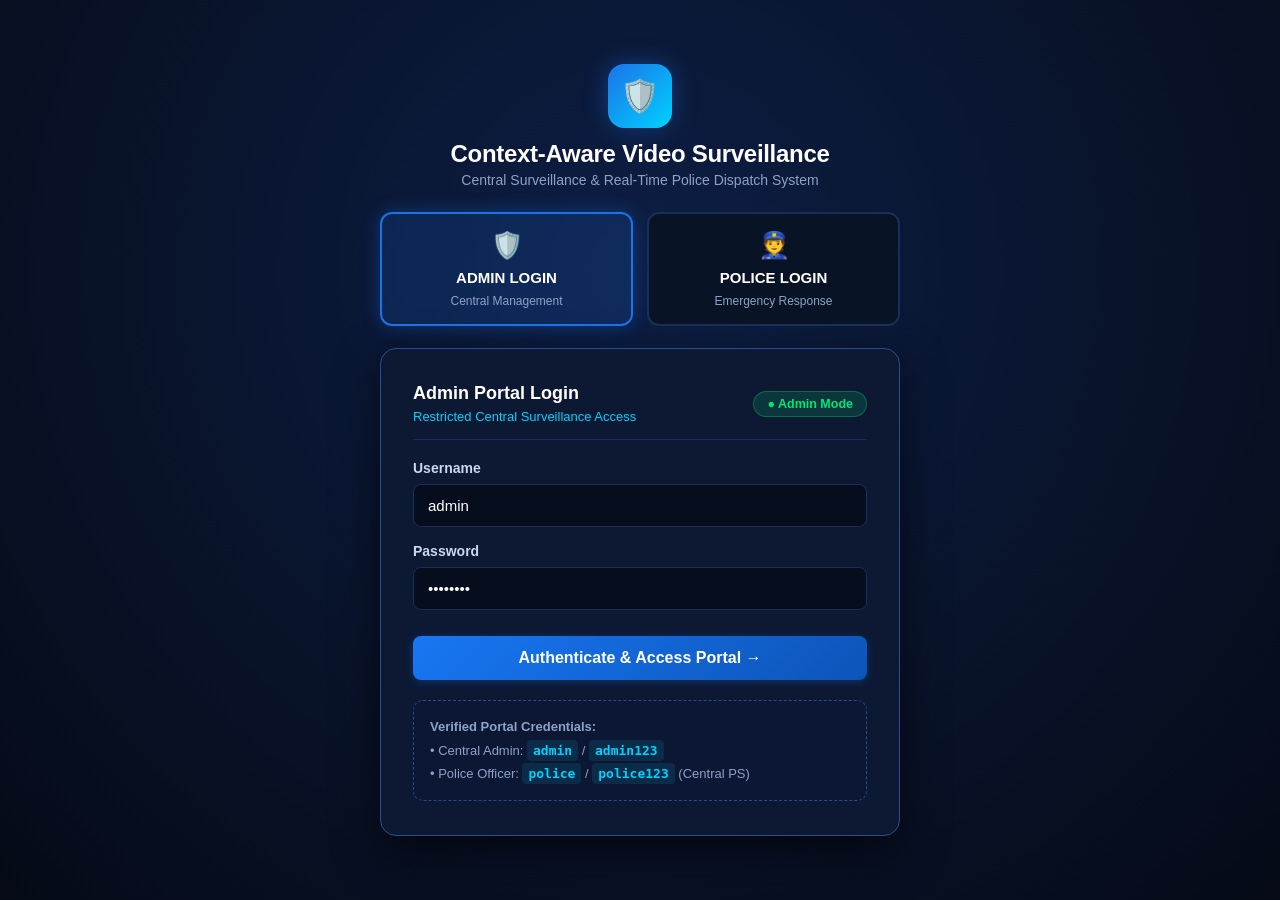
<file: static/login.html>
<!DOCTYPE html>
<html lang="en">
<head>
  <meta charset="UTF-8">
  <meta name="viewport" content="width=device-width, initial-scale=1.0">
  <title>Surveillance Command Center - Portal Selection & Login</title>
  <link rel="stylesheet" href="/static/css/style.css">
  <style>
    .login-wrapper {
      min-height: 100vh;
      display: flex;
      flex-direction: column;
      align-items: center;
      justify-content: center;
      background: radial-gradient(circle at 50% 30%, #0d1e44 0%, #050a16 100%);
      padding: 30px 20px;
    }
    .login-container {
      width: 100%;
      max-width: 520px;
      text-align: center;
    }
    .system-brand {
      margin-bottom: 24px;
    }
    .system-brand .logo-icon {
      width: 64px;
      height: 64px;
      background: linear-gradient(135deg, #1b73e8, #00d2ff);
      border-radius: 16px;
      display: inline-flex;
      align-items: center;
      justify-content: center;
      font-size: 32px;
      box-shadow: 0 0 25px rgba(27, 115, 232, 0.4);
      margin-bottom: 12px;
    }
    .system-brand h1 {
      font-size: 24px;
      font-weight: 800;
      color: #fff;
      letter-spacing: -0.3px;
      margin-bottom: 4px;
    }
    .system-brand p {
      font-size: 14px;
      color: var(--text-muted);
    }
    .portal-selector-grid {
      display: grid;
      grid-template-columns: 1fr 1fr;
      gap: 14px;
      margin-bottom: 22px;
    }
    .portal-select-btn {
      background: #091326;
      border: 2px solid var(--border-color);
      border-radius: 12px;
      padding: 16px 14px;
      cursor: pointer;
      transition: all 0.25s ease;
      display: flex;
      flex-direction: column;
      align-items: center;
      gap: 8px;
      color: var(--text-muted);
    }
    .portal-select-btn .portal-icon {
      font-size: 26px;
    }
    .portal-select-btn .portal-label {
      font-size: 15px;
      font-weight: 700;
      color: #fff;
    }
    .portal-select-btn .portal-sub {
      font-size: 12px;
      color: var(--text-muted);
    }
    .portal-select-btn:hover {
      border-color: var(--border-highlight);
      background: #0d1e40;
    }
    .portal-select-btn.active.admin {
      border-color: var(--accent-blue);
      background: rgba(27, 115, 232, 0.15);
      box-shadow: 0 0 18px rgba(27, 115, 232, 0.35);
    }
    .portal-select-btn.active.police {
      border-color: var(--accent-purple);
      background: rgba(157, 78, 221, 0.15);
      box-shadow: 0 0 18px rgba(157, 78, 221, 0.35);
    }
    .login-card {
      background: var(--bg-card);
      border: 1px solid var(--border-highlight);
      border-radius: 16px;
      padding: 34px 32px;
      box-shadow: 0 16px 45px rgba(0, 0, 0, 0.6);
      text-align: left;
    }
    .portal-header-badge {
      display: flex;
      align-items: center;
      justify-content: space-between;
      margin-bottom: 20px;
      padding-bottom: 14px;
      border-bottom: 1px solid var(--border-color);
    }
    .portal-title-box h2 {
      font-size: 18px;
      font-weight: 700;
      color: #fff;
      margin-bottom: 3px;
    }
    .portal-title-box span {
      font-size: 13px;
      color: var(--accent-cyan);
    }
    .form-group label {
      display: block;
      font-size: 14px;
      font-weight: 600;
      color: #ccd7ee;
      margin-bottom: 8px;
    }
    .form-group input {
      width: 100%;
      padding: 12px 14px;
      background: #060d1d;
      border: 1px solid var(--border-color);
      border-radius: 8px;
      color: #fff;
      font-size: 15px;
      outline: none;
      transition: all 0.2s;
    }
    .form-group input:focus {
      border-color: var(--accent-blue);
      box-shadow: 0 0 0 3px rgba(27, 115, 232, 0.25);
    }
    .btn-submit {
      width: 100%;
      padding: 13px;
      font-size: 16px;
      font-weight: 700;
      border-radius: 8px;
      margin-top: 10px;
      cursor: pointer;
    }
    .system-creds {
      margin-top: 20px;
      padding: 14px 16px;
      background: rgba(14, 25, 52, 0.85);
      border: 1px dashed var(--border-highlight);
      border-radius: 10px;
      font-size: 13px;
      color: var(--text-muted);
      line-height: 1.8;
    }
    .system-creds code {
      color: var(--accent-cyan);
      background: rgba(0, 210, 255, 0.1);
      padding: 3px 6px;
      border-radius: 4px;
      font-weight: 600;
    }
  </style>
</head>
<body>
  <div class="login-wrapper">
    <div class="login-container">
      <div class="system-brand">
        <div class="logo-icon" id="brandIcon">🛡️</div>
        <h1>Context-Aware Video Surveillance</h1>
        <p>Central Surveillance & Real-Time Police Dispatch System</p>
      </div>

      <!-- Prominent Portal Selection (Admin vs Police) -->
      <div class="portal-selector-grid">
        <button type="button" class="portal-select-btn active admin" id="btnPortalAdmin" onclick="selectPortal('admin')">
          <div class="portal-icon">🛡️</div>
          <div class="portal-label">ADMIN LOGIN</div>
          <div class="portal-sub">Central Management</div>
        </button>

        <button type="button" class="portal-select-btn police" id="btnPortalPolice" onclick="selectPortal('police')">
          <div class="portal-icon">👮</div>
          <div class="portal-label">POLICE LOGIN</div>
          <div class="portal-sub">Emergency Response</div>
        </button>
      </div>

      <!-- Authentication Form Card -->
      <div class="login-card">
        <div class="portal-header-badge">
          <div class="portal-title-box">
            <h2 id="portalHeading">Admin Portal Login</h2>
            <span id="portalSubheading">Restricted Central Surveillance Access</span>
          </div>
          <span class="badge badge-online" id="portalBadge">● Admin Mode</span>
        </div>

        <form id="loginForm" onsubmit="handlePortalLogin(event)">
          <div class="form-group">
            <label>Username</label>
            <input type="text" id="username" placeholder="Enter username" value="admin" required autocomplete="username">
          </div>

          <div class="form-group" style="margin-top: 16px;">
            <label>Password</label>
            <input type="password" id="password" placeholder="Enter password" value="admin123" required autocomplete="current-password">
          </div>

          <div id="loginError" style="color: var(--accent-red); font-size: 13.5px; margin-top: 14px; padding: 10px 12px; background: rgba(255, 59, 48, 0.12); border: 1px solid rgba(255, 59, 48, 0.35); border-radius: 8px; display: none;"></div>

          <button type="submit" class="btn btn-primary btn-submit" id="btnSubmitLogin">
            Authenticate & Access Portal →
          </button>
        </form>

        <div class="system-creds">
          <strong>Verified Portal Credentials:</strong><br>
          • Central Admin: <code>admin</code> / <code>admin123</code><br>
          • Police Officer: <code>police</code> / <code>police123</code> (Central PS)
        </div>
      </div>
    </div>
  </div>

  <div id="toast-container"></div>

  <script src="/static/js/common.js"></script>
  <script>
    let currentSelectedPortal = 'admin';

    function selectPortal(portal) {
      currentSelectedPortal = portal;
      const btnAdmin = document.getElementById('btnPortalAdmin');
      const btnPolice = document.getElementById('btnPortalPolice');
      const brandIcon = document.getElementById('brandIcon');
      const portalHeading = document.getElementById('portalHeading');
      const portalSubheading = document.getElementById('portalSubheading');
      const portalBadge = document.getElementById('portalBadge');
      const btnSubmit = document.getElementById('btnSubmitLogin');
      const userInput = document.getElementById('username');
      const passInput = document.getElementById('password');
      const errEl = document.getElementById('loginError');
      errEl.style.display = 'none';

      if (portal === 'admin') {
        btnAdmin.className = 'portal-select-btn active admin';
        btnPolice.className = 'portal-select-btn police';
        brandIcon.innerText = '🛡️';
        portalHeading.innerText = 'Admin Portal Login';
        portalSubheading.innerText = 'Restricted Central Surveillance Access';
        portalBadge.innerText = '● Admin Mode';
        portalBadge.className = 'badge badge-online';
        btnSubmit.className = 'btn btn-primary btn-submit';
        userInput.value = 'admin';
        passInput.value = 'admin123';
      } else {
        btnPolice.className = 'portal-select-btn active police';
        btnAdmin.className = 'portal-select-btn admin';
        brandIcon.innerText = '👮';
        portalHeading.innerText = 'Police Portal Login';
        portalSubheading.innerText = 'Emergency Dispatch & Response Hub';
        portalBadge.innerText = '● Police Mode';
        portalBadge.className = 'badge badge-review';
        btnSubmit.className = 'btn btn-primary btn-submit';
        btnSubmit.style.background = 'linear-gradient(135deg, #2563eb, #9333ea)';
        userInput.value = 'police';
        passInput.value = 'police123';
      }
    }

    async function handlePortalLogin(e) {
      e.preventDefault();
      const u = document.getElementById('username').value.trim();
      const p = document.getElementById('password').value.trim();
      const errEl = document.getElementById('loginError');
      errEl.style.display = 'none';

      try {
        const res = await fetch('/api/auth/login', {
          method: 'POST',
          headers: { 'Content-Type': 'application/json' },
          body: JSON.stringify({ username: u, password: p })
        });
        const data = await res.json();
        if (!res.ok) {
          errEl.innerText = data.detail || 'Authentication failed. Please verify credentials.';
          errEl.style.display = 'block';
          return;
        }

        // Strict role validation against selected portal
        const userRole = data.role || (data.user && data.user.role);
        if (currentSelectedPortal === 'admin' && userRole !== 'admin') {
          errEl.innerText = 'Access Denied: You are attempting to access Central Admin with a Police Officer account. Please switch to POLICE LOGIN.';
          errEl.style.display = 'block';
          return;
        }

        if (currentSelectedPortal === 'police' && userRole !== 'police') {
          errEl.innerText = 'Access Denied: You are attempting to access the Police Portal with an Admin account. Please switch to ADMIN LOGIN.';
          errEl.style.display = 'block';
          return;
        }

        // Store auth token and profile
        localStorage.setItem('surveillance_token', data.access_token || data.token);
        localStorage.setItem('surveillance_user', JSON.stringify(data));

        showToast('Login successful! Accessing portal...', 'success');

        if (currentSelectedPortal === 'admin') {
          window.location.href = '/admin';
        } else {
          window.location.href = '/police';
        }
      } catch (err) {
        errEl.innerText = 'Network error or backend server unreachable.';
        errEl.style.display = 'block';
      }
    }

    // Auto-select portal from query parameters e.g. /login?portal=police
    window.addEventListener('DOMContentLoaded', () => {
      const params = new URLSearchParams(window.location.search);
      const reqPortal = params.get('portal');
      const isSwitch = params.get('switch');

      if (isSwitch) {
        // Clear old session when switching portals explicitly
        localStorage.removeItem('surveillance_token');
        localStorage.removeItem('surveillance_user');
      }

      if (reqPortal === 'police') {
        selectPortal('police');
      } else {
        selectPortal('admin');
      }

      // If not an explicit switch, redirect active session
      if (!isSwitch) {
        const token = localStorage.getItem('surveillance_token');
        const user = JSON.parse(localStorage.getItem('surveillance_user') || '{}');
        if (token && user.role) {
          if (user.role === 'admin' && reqPortal !== 'police') window.location.href = '/admin';
          else if (user.role === 'police' && reqPortal !== 'admin') window.location.href = '/police';
        }
      }
    });
  </script>
</body>
</html>
</file>
<file: static/css/style.css>
/* Context-Aware Video Surveillance - Modern Surveillance Command Center Theme */
:root {
  --bg-dark: #070d1e;
  --bg-card: #0d1833;
  --bg-card-hover: #122146;
  --bg-sidebar: #091228;
  --bg-header: #0a142c;
  --border-color: #1a2e5a;
  --border-highlight: #284c8f;
  --text-main: #f0f4fc;
  --text-muted: #8ea1c7;
  --accent-blue: #1b73e8;
  --accent-blue-hover: #2b82f6;
  --accent-cyan: #00d2ff;
  --accent-green: #00e676;
  --accent-red: #ff3b30;
  --accent-orange: #ff9500;
  --accent-purple: #9d4edd;
  --radius-card: 12px;
  --radius-btn: 8px;
  --shadow-card: 0 4px 20px rgba(0, 0, 0, 0.4);
  --shadow-glow: 0 0 15px rgba(27, 115, 232, 0.3);
}

* {
  box-sizing: border-box;
  margin: 0;
  padding: 0;
}

body {
  font-family: -apple-system, BlinkMacSystemFont, "Segoe UI", Roboto, Helvetica, Arial, sans-serif;
  background-color: var(--bg-dark);
  color: var(--text-main);
  min-height: 100vh;
  overflow-x: hidden;
}

/* Custom Scrollbars */
::-webkit-scrollbar {
  width: 6px;
  height: 6px;
}
::-webkit-scrollbar-track {
  background: var(--bg-dark);
}
::-webkit-scrollbar-thumb {
  background: var(--border-color);
  border-radius: 4px;
}
::-webkit-scrollbar-thumb:hover {
  background: var(--accent-blue);
}

/* Layout Structure */
.app-container {
  display: flex;
  height: 100vh;
  overflow: hidden;
}

/* Sidebar */
.sidebar {
  width: 260px;
  background-color: var(--bg-sidebar);
  border-right: 1px solid var(--border-color);
  display: flex;
  flex-direction: column;
  flex-shrink: 0;
  z-index: 100;
}

.sidebar-logo {
  padding: 22px 18px;
  display: flex;
  align-items: center;
  gap: 14px;
  border-bottom: 1px solid var(--border-color);
}

.sidebar-logo .shield-icon {
  width: 44px;
  height: 44px;
  background: linear-gradient(135deg, #1b73e8, #00d2ff);
  border-radius: 12px;
  display: flex;
  align-items: center;
  justify-content: center;
  font-size: 22px;
  box-shadow: var(--shadow-glow);
}

.sidebar-logo .logo-title {
  font-size: 15px;
  font-weight: 700;
  color: #fff;
  line-height: 1.25;
}

.sidebar-menu {
  list-style: none;
  padding: 18px 12px;
  flex: 1;
  overflow-y: auto;
}

.nav-item {
  margin-bottom: 7px;
}

.nav-link {
  display: flex;
  align-items: center;
  gap: 13px;
  padding: 13px 18px;
  color: var(--text-muted);
  text-decoration: none;
  font-size: 15px;
  font-weight: 600;
  border-radius: 8px;
  transition: all 0.2s ease;
  cursor: pointer;
  border: 1px solid transparent;
}

.nav-link:hover {
  color: #fff;
  background-color: rgba(27, 115, 232, 0.15);
  border-color: rgba(27, 115, 232, 0.3);
}

.nav-link.active {
  color: #fff;
  background: linear-gradient(90deg, #1877f2, #0d54b8);
  font-weight: 600;
  box-shadow: 0 2px 10px rgba(24, 119, 242, 0.4);
}

.nav-link .icon {
  font-size: 20px;
  width: 24px;
  text-align: center;
}

/* Main Content Area */
.main-wrapper {
  flex: 1;
  display: flex;
  flex-direction: column;
  overflow: hidden;
  background-color: var(--bg-dark);
}

/* Top Header */
.top-header {
  height: 64px;
  background-color: var(--bg-header);
  border-bottom: 1px solid var(--border-color);
  display: flex;
  align-items: center;
  justify-content: space-between;
  padding: 0 24px;
  flex-shrink: 0;
}

.header-left {
  display: flex;
  align-items: center;
  gap: 14px;
}

.header-left .brand-name {
  font-size: 16px;
  font-weight: 700;
  color: #fff;
  letter-spacing: 0.3px;
}

.header-left .role-sublabel {
  font-size: 12px;
  color: var(--accent-cyan);
  font-weight: 500;
}

.header-right {
  display: flex;
  align-items: center;
  gap: 20px;
}

.status-indicator {
  display: flex;
  align-items: center;
  gap: 6px;
  font-size: 12.5px;
  font-weight: 600;
  color: var(--accent-green);
  background: rgba(0, 230, 118, 0.1);
  padding: 5px 12px;
  border-radius: 20px;
  border: 1px solid rgba(0, 230, 118, 0.3);
}

.pulse-dot {
  width: 8px;
  height: 8px;
  background-color: var(--accent-green);
  border-radius: 50%;
  box-shadow: 0 0 8px var(--accent-green);
  animation: pulse 1.8s infinite;
}

@keyframes pulse {
  0% { transform: scale(0.95); box-shadow: 0 0 0 0 rgba(0, 230, 118, 0.7); }
  70% { transform: scale(1.1); box-shadow: 0 0 0 6px rgba(0, 230, 118, 0); }
  100% { transform: scale(0.95); box-shadow: 0 0 0 0 rgba(0, 230, 118, 0); }
}

.header-clock {
  font-size: 13px;
  font-weight: 500;
  color: var(--text-muted);
  display: flex;
  align-items: center;
  gap: 8px;
}

.user-badge {
  display: flex;
  align-items: center;
  gap: 10px;
  background: var(--bg-card);
  padding: 4px 12px 4px 6px;
  border-radius: 24px;
  border: 1px solid var(--border-color);
  cursor: pointer;
  transition: all 0.2s;
}

.user-badge:hover {
  border-color: var(--accent-blue);
}

.user-avatar {
  width: 32px;
  height: 32px;
  background: linear-gradient(135deg, #1b73e8, #4285f4);
  border-radius: 50%;
  display: flex;
  align-items: center;
  justify-content: center;
  font-weight: 700;
  font-size: 14px;
  color: #fff;
}

.police-avatar {
  background: linear-gradient(135deg, #2563eb, #9333ea);
}

.user-name {
  font-size: 13px;
  font-weight: 600;
  color: #fff;
}

/* Page Container */
.page-content {
  flex: 1;
  padding: 20px 24px;
  overflow-y: auto;
}

.subpage {
  display: none;
}

.subpage.active {
  display: block;
}

/* Summary Cards Grid */
.summary-grid {
  display: grid;
  grid-template-columns: repeat(6, 1fr);
  gap: 14px;
  margin-bottom: 20px;
}

.stat-card {
  background: var(--bg-card);
  border: 1px solid var(--border-color);
  border-radius: var(--radius-card);
  padding: 18px 20px;
  display: flex;
  align-items: center;
  gap: 16px;
  box-shadow: var(--shadow-card);
  position: relative;
  overflow: hidden;
}

.stat-card::after {
  content: "";
  position: absolute;
  top: 0;
  left: 0;
  width: 4px;
  height: 100%;
}

.stat-card.blue::after { background-color: var(--accent-blue); }
.stat-card.green::after { background-color: var(--accent-green); }
.stat-card.red::after { background-color: var(--accent-red); }
.stat-card.orange::after { background-color: var(--accent-orange); }
.stat-card.purple::after { background-color: var(--accent-purple); }
.stat-card.active-status::after { background-color: #00e676; }

.stat-icon {
  width: 48px;
  height: 48px;
  border-radius: 12px;
  display: flex;
  align-items: center;
  justify-content: center;
  font-size: 22px;
  flex-shrink: 0;
}

.stat-icon.blue { background: rgba(27, 115, 232, 0.18); color: var(--accent-blue); }
.stat-icon.green { background: rgba(0, 230, 118, 0.18); color: var(--accent-green); }
.stat-icon.red { background: rgba(255, 59, 48, 0.18); color: var(--accent-red); }
.stat-icon.orange { background: rgba(255, 149, 0, 0.18); color: var(--accent-orange); }
.stat-icon.purple { background: rgba(157, 78, 221, 0.18); color: var(--accent-purple); }
.stat-icon.emerald { background: rgba(0, 230, 118, 0.22); color: #00e676; }

.stat-info .stat-label {
  font-size: 13.5px;
  color: var(--text-muted);
  font-weight: 600;
  margin-bottom: 4px;
}

.stat-info .stat-value {
  font-size: 28px;
  font-weight: 800;
  color: #fff;
}

/* Dashboard 2-Column Full-Screen Layout */
.dashboard-main-grid {
  display: grid;
  grid-template-columns: minmax(0, 1.05fr) minmax(0, 0.95fr);
  gap: 16px;
  width: 100%;
  min-width: 0;
}

/* Card Container */
.dash-card {
  background: var(--bg-card);
  border: 1px solid var(--border-color);
  border-radius: var(--radius-card);
  box-shadow: var(--shadow-card);
  overflow: hidden;
  display: flex;
  flex-direction: column;
}

.dash-card-header {
  padding: 14px 20px;
  border-bottom: 1px solid var(--border-color);
  display: flex;
  align-items: center;
  justify-content: space-between;
  background: rgba(10, 20, 44, 0.5);
}

.dash-card-title {
  font-size: 15px;
  font-weight: 700;
  color: #fff;
  display: flex;
  align-items: center;
  gap: 8px;
}

.dash-card-body {
  padding: 18px;
  flex: 1;
}

/* Live Video Feed */
.live-video-wrapper {
  position: relative;
  width: 100%;
  aspect-ratio: 16 / 9;
  min-height: 400px;
  background: #030712;
  border-radius: 8px;
  overflow: hidden;
  border: 1px solid var(--border-color);
}

.live-video-feed {
  width: 100%;
  height: 100%;
  object-fit: cover;
  display: block;
}

.live-badge {
  position: absolute;
  bottom: 12px;
  left: 12px;
  background: rgba(255, 59, 48, 0.85);
  color: #fff;
  padding: 4px 10px;
  border-radius: 4px;
  font-size: 11px;
  font-weight: 700;
  letter-spacing: 0.5px;
  display: flex;
  align-items: center;
  gap: 5px;
}

.resolution-badge {
  position: absolute;
  bottom: 12px;
  right: 12px;
  background: rgba(0, 0, 0, 0.65);
  color: #ddd;
  padding: 3px 8px;
  border-radius: 4px;
  font-size: 11px;
}

/* Risk Analysis Gauge & Card */
.risk-gauge-container {
  display: flex;
  flex-direction: column;
  align-items: center;
  margin-bottom: 14px;
}

.gauge-svg {
  width: 160px;
  height: 100px;
}

.gauge-meter-bg {
  fill: none;
  stroke: #162a55;
  stroke-width: 14;
}

.gauge-meter-value {
  fill: none;
  stroke: url(#gauge-gradient);
  stroke-width: 14;
  stroke-linecap: round;
  transition: stroke-dasharray 0.5s ease;
}

.gauge-text {
  font-size: 26px;
  font-weight: 800;
  fill: #fff;
  text-anchor: middle;
}

.risk-level-badge {
  display: inline-block;
  padding: 4px 12px;
  border-radius: 12px;
  font-size: 11.5px;
  font-weight: 700;
  text-transform: uppercase;
  margin-top: 4px;
}

.risk-level-badge.high {
  background: rgba(255, 59, 48, 0.2);
  color: var(--accent-red);
  border: 1px solid rgba(255, 59, 48, 0.4);
}

.risk-level-badge.medium {
  background: rgba(255, 149, 0, 0.2);
  color: var(--accent-orange);
  border: 1px solid rgba(255, 149, 0, 0.4);
}

.risk-level-badge.low {
  background: rgba(0, 210, 255, 0.2);
  color: var(--accent-cyan);
  border: 1px solid rgba(0, 210, 255, 0.4);
}

.risk-checklist {
  list-style: none;
  margin-top: 8px;
}

.risk-check-item {
  display: flex;
  align-items: center;
  gap: 10px;
  font-size: 12.5px;
  color: #ccd7ee;
  margin-bottom: 8px;
}

.risk-check-item .check-icon {
  color: var(--accent-green);
  font-weight: bold;
}

/* Recent Incidents List */
.recent-incident-item {
  display: flex;
  align-items: center;
  justify-content: space-between;
  padding: 10px 12px;
  background: rgba(14, 25, 52, 0.6);
  border-radius: 8px;
  margin-bottom: 8px;
  border: 1px solid rgba(26, 46, 90, 0.5);
  font-size: 12.5px;
  transition: background 0.2s;
}

.recent-incident-item:hover {
  background: rgba(20, 36, 75, 0.9);
}

.recent-inc-title {
  display: flex;
  align-items: center;
  gap: 8px;
  color: #fff;
  font-weight: 500;
}

.dot-indicator {
  width: 8px;
  height: 8px;
  border-radius: 50%;
}

.dot-red { background-color: var(--accent-red); }
.dot-orange { background-color: var(--accent-orange); }
.dot-blue { background-color: var(--accent-cyan); }

.recent-inc-time {
  color: var(--text-muted);
  font-size: 11.5px;
}

/* Leaflet Map Styles */
.map-frame {
  width: 100%;
  height: 100%;
  min-height: 240px;
  border-radius: 8px;
  z-index: 10;
}

.map-legend {
  display: flex;
  align-items: center;
  justify-content: space-around;
  padding: 8px 12px;
  background: rgba(9, 18, 40, 0.9);
  border-top: 1px solid var(--border-color);
  font-size: 11.5px;
  color: var(--text-muted);
}

.legend-item {
  display: flex;
  align-items: center;
  gap: 6px;
}

/* Buttons */
.btn {
  display: inline-flex;
  align-items: center;
  justify-content: center;
  gap: 8px;
  padding: 11px 20px;
  border-radius: var(--radius-btn);
  font-size: 14.5px;
  font-weight: 600;
  cursor: pointer;
  border: none;
  transition: all 0.2s ease;
  text-decoration: none;
}

.btn-primary {
  background: linear-gradient(135deg, #1877f2, #0d54b8);
  color: #fff;
  box-shadow: 0 2px 8px rgba(24, 119, 242, 0.3);
}

.btn-primary:hover {
  background: linear-gradient(135deg, #2b84f8, #1562cf);
  box-shadow: 0 4px 12px rgba(24, 119, 242, 0.45);
}

.btn-success {
  background: linear-gradient(135deg, #00c853, #009624);
  color: #fff;
  box-shadow: 0 2px 8px rgba(0, 200, 83, 0.3);
}

.btn-success:hover {
  background: linear-gradient(135deg, #00e676, #00b248);
}

.btn-danger {
  background: linear-gradient(135deg, #d32f2f, #b71c1c);
  color: #fff;
}

.btn-danger:hover {
  background: linear-gradient(135deg, #f44336, #c62828);
}

.btn-outline {
  background: transparent;
  border: 1px solid var(--border-highlight);
  color: var(--text-main);
}

.btn-outline:hover {
  background: rgba(255, 255, 255, 0.08);
  border-color: var(--accent-blue);
}

.btn-sm {
  padding: 7px 15px;
  font-size: 13.5px;
}

/* Forms and Inputs */
.form-group {
  margin-bottom: 16px;
}

.form-label {
  display: block;
  font-size: 14px;
  font-weight: 600;
  color: var(--text-muted);
  margin-bottom: 6px;
}

.form-control {
  width: 100%;
  padding: 12px 16px;
  background: #091326;
  border: 1px solid var(--border-color);
  border-radius: 8px;
  color: #fff;
  font-size: 14.5px;
  outline: none;
  transition: border-color 0.2s;
}

.form-control:focus {
  border-color: var(--accent-blue);
  box-shadow: 0 0 0 2px rgba(27, 115, 232, 0.25);
}

/* Tables */
.custom-table-container {
  overflow-x: auto;
  border: 1px solid var(--border-color);
  border-radius: 8px;
}

.custom-table {
  width: 100%;
  border-collapse: collapse;
  font-size: 14.5px;
  text-align: left;
}

.custom-table th {
  background: #0a152e;
  padding: 15px 18px;
  font-weight: 600;
  color: var(--text-muted);
  border-bottom: 1px solid var(--border-color);
  text-transform: uppercase;
  font-size: 13px;
  letter-spacing: 0.5px;
}

.custom-table td {
  padding: 15px 18px;
  border-bottom: 1px solid rgba(26, 46, 90, 0.5);
  color: #e2e8f0;
}

.custom-table tr:hover {
  background: rgba(20, 36, 75, 0.4);
}

/* Status Badges */
.badge {
  display: inline-block;
  padding: 5px 13px;
  border-radius: 14px;
  font-size: 12.5px;
  font-weight: 600;
}

.badge-pending {
  background: rgba(255, 149, 0, 0.15);
  color: var(--accent-orange);
  border: 1px solid rgba(255, 149, 0, 0.3);
}

.badge-review {
  background: rgba(157, 78, 221, 0.15);
  color: var(--accent-purple);
  border: 1px solid rgba(157, 78, 221, 0.3);
}

.badge-resolved {
  background: rgba(0, 230, 118, 0.15);
  color: var(--accent-green);
  border: 1px solid rgba(0, 230, 118, 0.3);
}

.badge-online {
  background: rgba(0, 230, 118, 0.15);
  color: var(--accent-green);
  border: 1px solid rgba(0, 230, 118, 0.3);
}

.badge-offline {
  background: rgba(255, 59, 48, 0.15);
  color: var(--accent-red);
  border: 1px solid rgba(255, 59, 48, 0.3);
}

/* Modals */
.modal-overlay {
  position: fixed;
  top: 0;
  left: 0;
  right: 0;
  bottom: 0;
  background: rgba(3, 7, 18, 0.75);
  backdrop-filter: blur(4px);
  display: none;
  align-items: center;
  justify-content: center;
  z-index: 1000;
}

.modal-overlay.active {
  display: flex;
}

.modal-content {
  background: var(--bg-card);
  border: 1px solid var(--border-highlight);
  border-radius: 14px;
  width: 92%;
  max-width: 960px;
  box-shadow: 0 10px 40px rgba(0, 0, 0, 0.7);
  overflow: hidden;
  animation: modalIn 0.25s ease-out;
}

/* Portal Switch Navigation Link */
.portal-switch-link {
  background: rgba(27, 115, 232, 0.08);
  border: 1px dashed rgba(27, 115, 232, 0.35) !important;
  margin-bottom: 8px;
  transition: all 0.2s ease;
}

.portal-switch-link:hover {
  background: rgba(27, 115, 232, 0.2) !important;
  border-color: var(--accent-blue) !important;
}

/* Red / Green Risk Chips */
.chip {
  display: inline-block;
  padding: 4px 12px;
  border-radius: 6px;
  font-size: 12px;
  font-weight: 800;
  letter-spacing: 0.5px;
}

.chip.red {
  background: rgba(255, 59, 48, 0.22);
  color: #ff4d4f;
  border: 1px solid #ff4d4f;
}

.chip.green {
  background: rgba(0, 230, 118, 0.22);
  color: #00e676;
  border: 1px solid #00e676;
}

@keyframes modalIn {
  from { opacity: 0; transform: scale(0.95); }
  to { opacity: 1; transform: scale(1); }
}

.modal-header {
  padding: 16px 20px;
  border-bottom: 1px solid var(--border-color);
  display: flex;
  align-items: center;
  justify-content: space-between;
  background: #091326;
}

.modal-title {
  font-size: 15px;
  font-weight: 700;
  color: #fff;
}

.modal-body {
  padding: 20px;
  max-height: 75vh;
  overflow-y: auto;
}

.modal-footer {
  padding: 14px 20px;
  border-top: 1px solid var(--border-color);
  display: flex;
  justify-content: flex-end;
  gap: 10px;
  background: #091326;
}

/* Toast Notifications */
#toast-container {
  position: fixed;
  top: 20px;
  right: 20px;
  z-index: 2000;
  display: flex;
  flex-direction: column;
  gap: 10px;
}

.toast {
  background: #0f2249;
  border: 1px solid var(--accent-blue);
  color: #fff;
  padding: 12px 18px;
  border-radius: 8px;
  box-shadow: 0 6px 20px rgba(0, 0, 0, 0.6);
  font-size: 13px;
  min-width: 280px;
  animation: slideIn 0.3s ease-out;
  display: flex;
  align-items: center;
  gap: 10px;
}

.toast.alert-high {
  border-color: var(--accent-red);
  background: #2b0b14;
}

@keyframes slideIn {
  from { transform: translateX(100%); opacity: 0; }
  to { transform: translateX(0); opacity: 1; }
}

/* ========================================================
   PART 10: LAPTOP SCREEN & RESPONSIVE LAYOUT OPTIMIZATIONS
   Tailored for 1366x768, 1440x900, 1600x900, and 1920x1080
   ======================================================== */

/* Autocomplete & Geospatial Styles */
.geo-search-bar {
  display: flex;
  gap: 12px;
  align-items: center;
  background: var(--bg-card);
  border: 1px solid var(--border-color);
  border-radius: var(--radius-card);
  padding: 12px 18px;
  margin-bottom: 18px;
  box-shadow: var(--shadow-card);
}

.autocomplete-wrapper {
  position: relative;
  flex: 1;
}

.autocomplete-dropdown {
  position: absolute;
  top: calc(100% + 4px);
  left: 0;
  right: 0;
  background: #09142e;
  border: 1px solid var(--border-highlight);
  border-radius: 8px;
  max-height: 280px;
  overflow-y: auto;
  z-index: 1200;
  box-shadow: 0 8px 30px rgba(0, 0, 0, 0.7);
  display: none;
}

.autocomplete-item {
  padding: 11px 16px;
  border-bottom: 1px solid rgba(255, 255, 255, 0.06);
  cursor: pointer;
  transition: background 0.15s;
}

.autocomplete-item:hover {
  background: rgba(27, 115, 232, 0.25);
}

.autocomplete-title {
  font-size: 13.5px;
  font-weight: 600;
  color: #fff;
}

.autocomplete-desc {
  font-size: 11.5px;
  color: var(--text-muted);
  margin-top: 2px;
  white-space: nowrap;
  overflow: hidden;
  text-overflow: ellipsis;
}

.police-stations-list {
  display: flex;
  flex-direction: column;
  gap: 10px;
  max-height: 280px;
  overflow-y: auto;
  margin-top: 10px;
  padding-right: 4px;
}

.police-station-card {
  padding: 12px 16px;
  background: rgba(14, 25, 52, 0.9);
  border: 1px solid var(--border-color);
  border-radius: 8px;
  display: flex;
  justify-content: space-between;
  align-items: center;
  transition: all 0.2s ease;
  cursor: pointer;
}

.police-station-card:hover {
  border-color: #1877f2;
  background: rgba(24, 119, 242, 0.12);
  transform: translateX(2px);
}

.police-station-info .station-name {
  font-size: 14px;
  font-weight: 700;
  color: #fff;
  display: flex;
  align-items: center;
  gap: 8px;
}

.police-station-info .station-number {
  color: var(--accent-cyan);
  font-weight: 800;
}

.police-station-info .station-address {
  font-size: 12px;
  color: var(--text-muted);
  margin-top: 3px;
}

.police-dist-badge {
  background: #1877f2;
  color: #fff;
  padding: 5px 14px;
  border-radius: 6px;
  font-size: 12.5px;
  font-weight: 700;
  white-space: nowrap;
  box-shadow: 0 2px 8px rgba(24, 119, 242, 0.35);
}

.police-station-card.selected {
  border-color: var(--accent-cyan) !important;
  background: rgba(0, 210, 255, 0.15) !important;
  box-shadow: 0 0 16px rgba(0, 210, 255, 0.35) !important;
}

/* Police Alert Notifications Stream (Replaces Evidence Viewer) */
.police-alerts-list {
  display: flex;
  flex-direction: column;
  gap: 12px;
  overflow-y: auto;
  max-height: 480px;
  padding-right: 4px;
}

.police-alert-item {
  background: rgba(14, 25, 52, 0.85);
  border: 1px solid var(--border-color);
  border-radius: 10px;
  padding: 12px 14px;
  display: grid;
  grid-template-columns: 88px 1fr;
  gap: 12px;
  align-items: center;
  cursor: pointer;
  transition: all 0.2s ease;
}

.police-alert-item:hover {
  border-color: var(--accent-cyan);
  background: rgba(20, 38, 78, 0.95);
  transform: translateY(-1px);
  box-shadow: 0 4px 14px rgba(0, 0, 0, 0.4);
}

.police-alert-thumb {
  width: 88px;
  height: 68px;
  background: #030712;
  border-radius: 6px;
  overflow: hidden;
  border: 1px solid var(--border-color);
  display: flex;
  align-items: center;
  justify-content: center;
}

.police-alert-thumb img {
  width: 100%;
  height: 100%;
  object-fit: cover;
}

.police-alert-meta {
  display: flex;
  flex-direction: column;
  gap: 4px;
}

.police-alert-meta-top {
  display: flex;
  justify-content: space-between;
  align-items: center;
}

.police-alert-id {
  font-size: 13.5px;
  font-weight: 800;
  color: var(--accent-cyan);
}

.police-alert-time {
  font-size: 11.5px;
  color: var(--text-muted);
}

.police-alert-loc {
  font-size: 12px;
  color: #fff;
  font-weight: 600;
  white-space: nowrap;
  overflow: hidden;
  text-overflow: ellipsis;
}

.police-alert-sub {
  font-size: 11.5px;
  color: var(--text-muted);
  display: flex;
  justify-content: space-between;
  align-items: center;
}

/* ========================================================
   ENHANCED RESPONSE CENTER TAB BUTTONS (REQUIREMENT 5)
   ======================================================== */
.tab-pills {
  display: flex;
  gap: 12px;
  align-items: center;
  flex-wrap: wrap;
}

.tab-pill {
  display: inline-flex;
  align-items: center;
  justify-content: center;
  gap: 8px;
  padding: 10px 22px;
  border-radius: 10px;
  font-size: 14.5px;
  font-weight: 700;
  cursor: pointer;
  border: 1px solid var(--border-color);
  background: rgba(14, 25, 52, 0.85);
  color: var(--text-muted);
  transition: all 0.25s ease;
  user-select: none;
  min-height: 42px;
}

.tab-pill:hover {
  color: #fff;
  background: rgba(27, 115, 232, 0.2);
  border-color: rgba(27, 115, 232, 0.5);
  transform: translateY(-1px);
}

/* Distinct State Colors when Active */
.tab-pill.active#tabRespAll,
.tab-pill.active[onclick*="'ALL'"] {
  background: linear-gradient(135deg, #1b73e8, #0d54b8) !important;
  color: #fff !important;
  border-color: #2b82f6 !important;
  box-shadow: 0 4px 14px rgba(27, 115, 232, 0.45) !important;
}

.tab-pill.active#tabRespPending,
.tab-pill.active[onclick*="'PENDING'"] {
  background: linear-gradient(135deg, #e65100, #ff9100) !important;
  color: #fff !important;
  border-color: #ffa726 !important;
  box-shadow: 0 4px 14px rgba(255, 145, 0, 0.45) !important;
}

.tab-pill.active#tabRespWorking,
.tab-pill.active[onclick*="'WORKING'"] {
  background: linear-gradient(135deg, #6a1b9a, #ab47bc) !important;
  color: #fff !important;
  border-color: #ba68c8 !important;
  box-shadow: 0 4px 14px rgba(171, 71, 188, 0.45) !important;
}

.tab-pill.active#tabRespSolved,
.tab-pill.active[onclick*="'SOLVED'"] {
  background: linear-gradient(135deg, #1b5e20, #00c853) !important;
  color: #fff !important;
  border-color: #69f0ae !important;
  box-shadow: 0 4px 14px rgba(0, 200, 83, 0.45) !important;
}

/* Strict RISK / NO RISK Badges for Admin Table */
.badge-risk {
  display: inline-block;
  padding: 4px 12px;
  border-radius: 6px;
  font-size: 12px;
  font-weight: 800;
  letter-spacing: 0.5px;
  background: rgba(255, 59, 48, 0.22);
  color: #ff4d4f;
  border: 1px solid #ff4d4f;
}

.badge-norisk {
  display: inline-block;
  padding: 4px 12px;
  border-radius: 6px;
  font-size: 12px;
  font-weight: 800;
  letter-spacing: 0.5px;
  background: rgba(0, 230, 118, 0.22);
  color: #00e676;
  border: 1px solid #00e676;
}

/* Immediate Video Analysis Result Modal */
.result-header-banner {
  padding: 18px 24px;
  border-radius: 10px;
  margin-bottom: 18px;
  display: flex;
  align-items: center;
  gap: 16px;
}

.result-header-banner.risk {
  background: linear-gradient(135deg, rgba(255, 59, 48, 0.95), rgba(180, 20, 10, 0.95));
  box-shadow: 0 4px 20px rgba(255, 59, 48, 0.4);
}

.result-header-banner.norisk {
  background: linear-gradient(135deg, rgba(0, 200, 83, 0.95), rgba(0, 120, 50, 0.95));
  box-shadow: 0 4px 20px rgba(0, 230, 118, 0.3);
}

.result-header-banner.uncertain {
  background: linear-gradient(135deg, rgba(255, 149, 0, 0.95), rgba(180, 90, 0, 0.95));
  box-shadow: 0 4px 20px rgba(255, 149, 0, 0.3);
}

.result-header-banner.failed {
  background: linear-gradient(135deg, rgba(108, 117, 125, 0.95), rgba(52, 58, 64, 0.95));
}

.result-banner-icon {
  font-size: 38px;
}

.result-banner-title {
  font-size: 20px;
  font-weight: 800;
  color: #fff;
  letter-spacing: 0.5px;
}

.result-banner-sub {
  font-size: 13px;
  color: rgba(255, 255, 255, 0.88);
  margin-top: 3px;
}

/* ========================================================
   PART 10: LAPTOP SCREEN & FULL-WINDOW LAYOUT OPTIMIZATIONS
   Optimized for 100% Zoom at 1366x768, 1440x900, 1600x900, and 1920x1080
   ======================================================== */

.app-container {
  display: flex;
  width: 100vw;
  height: 100vh;
  overflow: hidden;
}

.sidebar {
  width: 250px;
  min-width: 250px;
  flex-shrink: 0;
  height: 100vh;
  display: flex;
  flex-direction: column;
  z-index: 100;
}

.main-wrapper {
  flex: 1;
  display: flex;
  flex-direction: column;
  overflow: hidden;
  background-color: var(--bg-dark);
  min-width: 0;
  width: calc(100vw - 250px);
}

.top-header {
  height: 56px;
  min-height: 56px;
  padding: 0 20px;
  display: flex;
  align-items: center;
  justify-content: space-between;
  border-bottom: 1px solid var(--border-color);
  background-color: var(--bg-header);
  flex-shrink: 0;
}

.page-content {
  flex: 1;
  padding: 12px 20px;
  overflow-y: auto;
  min-width: 0;
  width: 100%;
  box-sizing: border-box;
}

/* 4-KPI Summary Strip */
.summary-grid {
  display: grid;
  grid-template-columns: repeat(4, minmax(0, 1fr));
  gap: 12px;
  margin-bottom: 12px;
  width: 100%;
}

.stat-card {
  padding: 10px 16px;
  min-height: 56px;
  display: flex;
  align-items: center;
  gap: 12px;
  min-width: 0;
  box-sizing: border-box;
}

.stat-icon {
  width: 40px;
  height: 40px;
  min-width: 40px;
  border-radius: 10px;
  font-size: 19px;
  flex-shrink: 0;
}

.stat-info {
  min-width: 0;
  overflow: hidden;
  flex: 1;
}

.stat-info .stat-label {
  font-size: 12.5px;
  color: var(--text-muted);
  font-weight: 600;
  margin-bottom: 2px;
  white-space: nowrap;
  overflow: hidden;
  text-overflow: ellipsis;
}

.stat-info .stat-value {
  font-size: 24px;
  font-weight: 800;
  color: #fff;
  line-height: 1.1;
}

/* Location Bar */
.geo-search-bar {
  display: flex;
  gap: 12px;
  align-items: center;
  background: var(--bg-card);
  border: 1px solid var(--border-color);
  border-radius: var(--radius-card);
  padding: 8px 16px;
  margin-bottom: 12px;
  width: 100%;
  box-sizing: border-box;
  min-width: 0;
}

/* Admin Dashboard Main 2-Column Grid (Zero Empty Space on Right, Side-by-Side on Laptops) */
.dashboard-main-grid {
  display: grid;
  grid-template-columns: minmax(0, 1.05fr) minmax(0, 0.95fr);
  gap: 16px;
  width: 100%;
  min-width: 0;
  align-items: stretch;
}

/* Police Dashboard 3-Column Grid */
.police-main-grid {
  display: grid;
  grid-template-columns: minmax(0, 1.15fr) minmax(0, 1.1fr) minmax(0, 1.25fr);
  gap: 14px;
  width: 100%;
  min-width: 0;
  align-items: stretch;
}

@media screen and (max-width: 1100px) {
  .police-main-grid {
    grid-template-columns: minmax(0, 1fr) minmax(0, 1fr);
  }
}

@media screen and (max-width: 800px) {
  .police-main-grid {
    grid-template-columns: 1fr;
  }
}

/* CCTV Video Feed & Frame */
.live-video-wrapper {
  background: #030712;
  border-radius: 8px;
  overflow: hidden;
  position: relative;
  width: 100%;
  aspect-ratio: 16/9;
  min-height: 200px;
  max-height: clamp(200px, 32vh, 320px);
  display: flex;
  align-items: center;
  justify-content: center;
}

/* Metadata Panel below CCTV */
#dashCamMetaPanel {
  background: rgba(14, 25, 52, 0.85);
  border: 1px solid var(--border-color);
  border-radius: 8px;
  padding: 8px 14px;
  display: grid;
  grid-template-columns: repeat(3, minmax(0, 1fr));
  gap: 10px;
  width: 100%;
  box-sizing: border-box;
}

#dashCamMetaPanel div {
  min-width: 0;
  overflow: hidden;
}

#dashCamMetaPanel span {
  font-size: 11px;
}

#dashCamMetaPanel strong {
  font-size: 13.5px;
  white-space: nowrap;
  overflow: hidden;
  text-overflow: ellipsis;
}

/* Map Frame & Nearby Police List */
#dashMap {
  width: 100%;
  height: clamp(180px, 27vh, 250px);
  min-height: 180px;
  border-radius: 8px;
}

.police-stations-list {
  display: flex;
  flex-direction: column;
  gap: 6px;
  max-height: clamp(110px, 17vh, 160px);
  overflow-y: auto;
  padding-right: 4px;
  margin-top: 6px;
}

.police-station-card {
  padding: 8px 12px;
  min-height: 38px;
  background: rgba(14, 25, 52, 0.85);
  border: 1px solid var(--border-color);
  border-radius: 8px;
  display: flex;
  justify-content: space-between;
  align-items: center;
  cursor: pointer;
  transition: all 0.2s ease;
}

.police-station-info .station-name {
  font-size: 13.5px;
  font-weight: 700;
}

.police-station-info .station-address {
  font-size: 11.5px;
}

.police-dist-badge {
  font-size: 12px;
  padding: 4px 10px;
}

.custom-table {
  width: 100%;
}

.custom-table th, .custom-table td {
  padding: 10px 14px;
  font-size: 13.5px;
}

@media screen and (max-width: 960px) {
  .app-container {
    flex-direction: column;
    height: auto;
    overflow-y: auto;
  }
  .sidebar {
    width: 100%;
    min-width: 100%;
    height: auto;
    border-right: none;
    border-bottom: 1px solid var(--border-color);
  }
  .main-wrapper {
    width: 100%;
  }
  .sidebar-menu {
    display: flex;
    flex-wrap: wrap;
    gap: 4px;
  }
  .dashboard-main-grid {
    grid-template-columns: 1fr !important;
  }
  .summary-grid {
    grid-template-columns: repeat(2, minmax(0, 1fr)) !important;
  }
}
</file>
